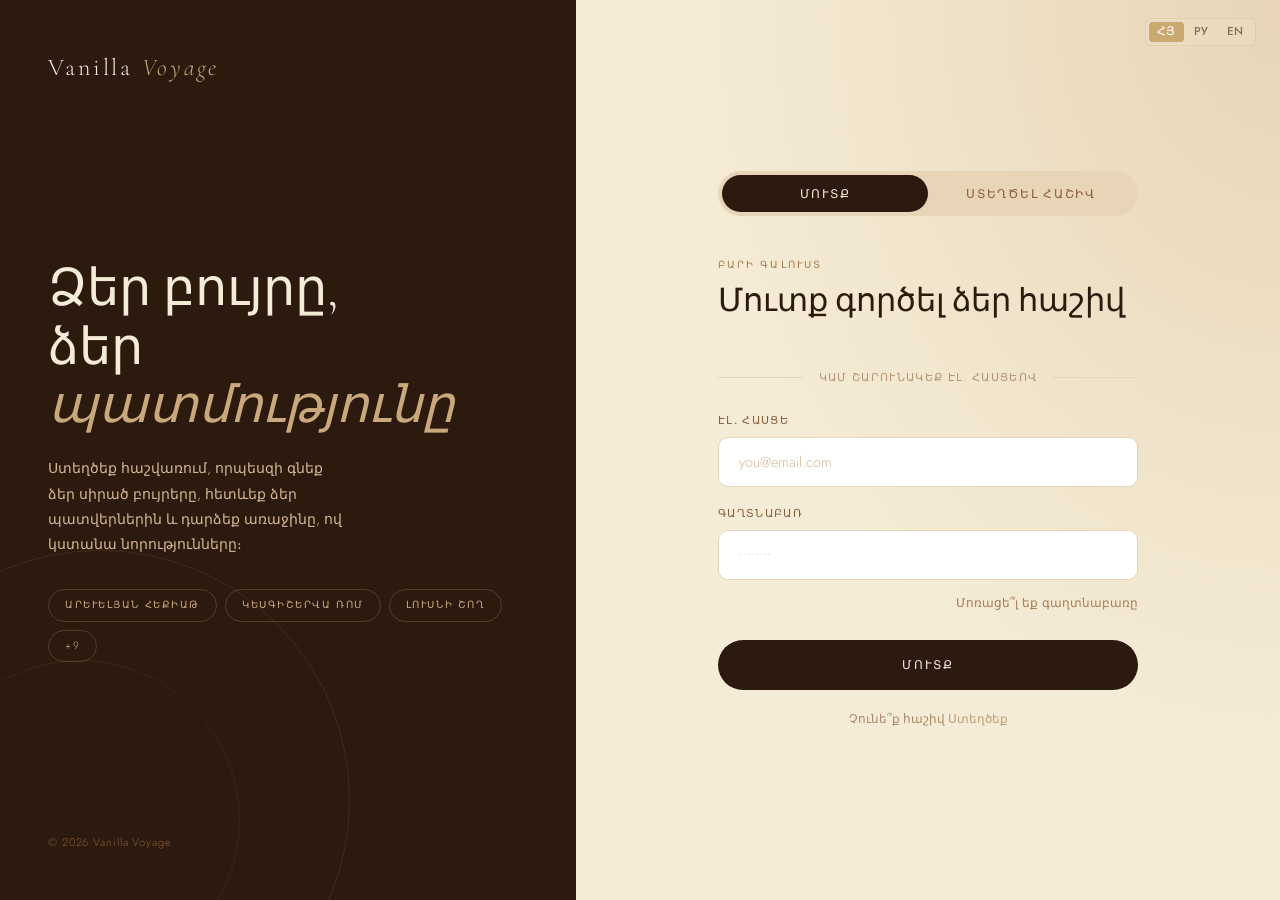
<file: shop/target/classes/static/login.html>
<!DOCTYPE html>
<html lang="hy">
<head>
  <meta charset="UTF-8" />
  <meta name="viewport" content="width=device-width, initial-scale=1.0" />
  <title>Vanilla Voyage — Sign In</title>
  <!-- Google Identity Services -->
  <script src="https://accounts.google.com/gsi/client" async defer></script>
  <link href="https://fonts.googleapis.com/css2?family=Cormorant+Garamond:ital,wght@0,300;0,400;0,500;1,300;1,400&family=Jost:wght@300;400;500&display=swap" rel="stylesheet" />
  <link rel="stylesheet" href="css/login-style.css" />
  <link rel="stylesheet" href="css/style.css" />
  <link rel="icon" type="image/x-icon" href="./img/Logo.png">
  <style>
    .login-lang {
      position: fixed; top: 18px; right: 24px; z-index: 100;
    }
  </style>
</head>
<body>

  <!-- Language switcher fixed top-right -->
  <div class="login-lang">
    <div class="lang-switcher">
      <button class="lang-btn active" data-lang="hy" onclick="I18N.set('hy')">ՀՅ</button>
      <button class="lang-btn" data-lang="ru" onclick="I18N.set('ru')">РУ</button>
      <button class="lang-btn" data-lang="en" onclick="I18N.set('en')">EN</button>
    </div>
  </div>

  <!-- LEFT PANEL -->
  <div class="left-panel">
    <a href="index.html" class="left-logo">Vanilla <span>Voyage</span></a>
    <div class="left-content">
      <h2 data-i18n="login_left_h2">Ձեր բույրը,<br>ձեր <em>պատմությունը</em></h2>
      <p data-i18n="login_left_p">Ստեղծեք հաշվառում, որպեսզի գնեք ձեր սիրած բույրերը, հետևեք ձեր պատվերներին և դարձեք առաջինը, ով կստանա նորությունները։</p>
      <div class="scent-tags">
        <span class="scent-tag" data-i18n="p2_name">Արևելյան Հեքիաթ</span>
        <span class="scent-tag" data-i18n="p1_name">Կեսգիշերվա Ռոմ</span>
        <span class="scent-tag" data-i18n="p3_name">Լուսնի Շող</span>
        <span class="scent-tag">+9</span>
      </div>
    </div>
    <div class="left-footer">© 2026 Vanilla Voyage</div>
  </div>

  <!-- RIGHT PANEL -->
  <div class="right-panel">
    <div class="form-box">

      <div class="tabs">
        <button class="tab-btn active" onclick="switchTab('login')" data-i18n="login_tab1">Մուտք</button>
        <button class="tab-btn" onclick="switchTab('register')" data-i18n="login_tab2">Ստեղծել հաշիվ</button>
      </div>

      <!-- LOGIN -->
      <div class="form-panel active" id="panel-login">
        <div class="form-header">
          <p class="eyebrow" data-i18n="login_eyebrow1">Բարի գալուստ</p>
          <h3 data-i18n="login_h3_1">Մուտք գործել ձեր հաշիվ</h3>
        </div>
        <!-- Real Google Sign-In button rendered by GIS -->
        <div id="g_id_onload"
             data-client_id="YOUR_GOOGLE_CLIENT_ID"
             data-callback="handleGoogleCredential"
             data-auto_select="false"
             data-cancel_on_tap_outside="true">
        </div>
        <div id="google-btn-login" style="display:flex;justify-content:center;margin-bottom:1rem;"></div>
        <div class="divider"><span data-i18n="login_or">կամ շարունակեք էլ. հասցեով</span></div>
        <div class="field">
          <label data-i18n="login_email">Էլ. հասցե</label>
          <input type="email" id="login-email" placeholder="you@email.com" />
        </div>
        <div class="field">
          <label data-i18n="login_password">Գաղտնաբառ</label>
          <input type="password" id="login-password" placeholder="••••••••" />
        </div>
        <div class="forgot"><a href="index.html#newsletter" data-i18n="login_forgot">Մոռացե՞լ եք գաղտնաբառը</a></div>
        <button class="btn-submit" onclick="login()" data-i18n="login_btn">Մուտք</button>
        <p class="terms">
          <span data-i18n="login_no_acc">Չունե՞ք հաշիվ</span>
          <a href="#" onclick="switchTab('register'); return false;" data-i18n="login_create">Ստեղծեք</a>
        </p>
      </div>

      <!-- REGISTER -->
      <div class="form-panel" id="panel-register">
        <div class="form-header">
          <p class="eyebrow" data-i18n="reg_eyebrow">Միացեք մեզ</p>
          <h3 data-i18n="reg_h3">Ստեղծեք ձեր հաշիվը</h3>
        </div>
        <!-- Real Google Sign-In button for registration (same GIS flow) -->
        <div id="google-btn-register" style="display:flex;justify-content:center;margin-bottom:1rem;"></div>
        <div class="divider"><span data-i18n="reg_or">կամ ստեղծեք հաշիվ էլ. հասցեով</span></div>
        <div class="field-row">
          <div class="field">
            <label data-i18n="reg_firstname">Անուն</label>
            <input type="text" placeholder="Petros" />
          </div>
          <div class="field">
            <label data-i18n="reg_lastname">Ազգանուն</label>
            <input type="text" placeholder="Petrosyan" />
          </div>
        </div>
        <div class="field">
          <label data-i18n="login_email">Էլ. հասցե</label>
          <input type="email" id="reg-email" placeholder="you@email.com" />
        </div>
        <div class="field">
          <label data-i18n="login_password">Գաղտնաբառ</label>
          <input type="password" id="reg-password" placeholder="Minimum 8 characters" />
        </div>
        <button class="btn-submit" onclick="register()" data-i18n="reg_btn">Ստեղծել հաշիվ</button>
        <p class="terms">
          <span data-i18n="reg_terms">Ստեղծելով հաշիվ՝ դուք ընդունում եք մեր</span>
          <a href="terms&amp;conditions.html" data-i18n="reg_terms_link1">Ծառայությունների պայմանները</a>
          <span data-i18n="reg_and">և</span>
          <a href="terms&amp;conditions.html" data-i18n="reg_terms_link2">Գաղտնիության քաղաքականությունը</a>.<br>
          <span data-i18n="reg_have_acc">Արդեն ունե՞ք հաշիվ</span>
          <a href="#" onclick="switchTab('login'); return false;" data-i18n="reg_login">Մուտք գործել</a>
        </p>
      </div>

    </div>
  </div>

  <script src="i18n.js"></script>
  <script src="script.js"></script>
</body>
</html>
</file>
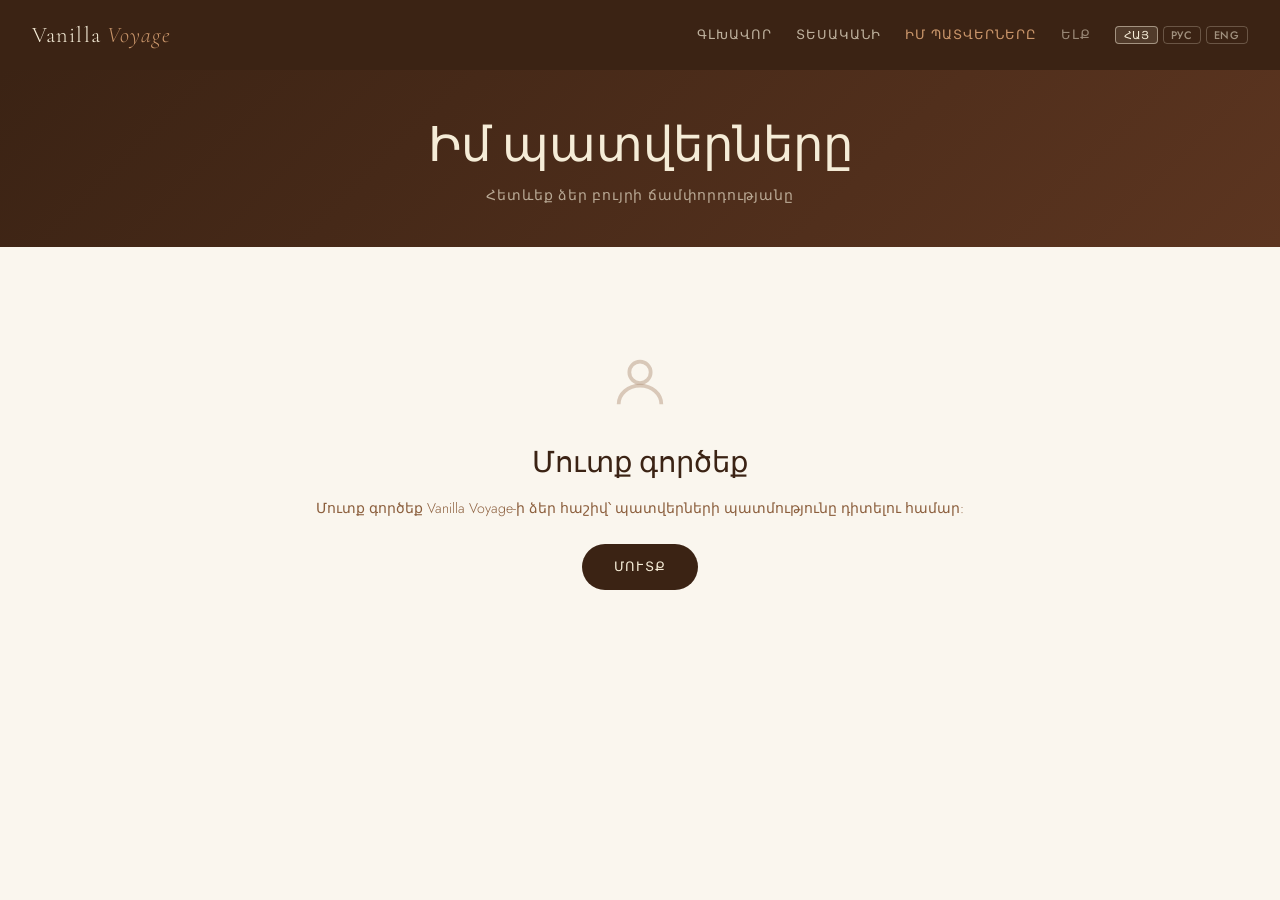
<file: shop/target/classes/static/orders.html>
<!DOCTYPE html>
<html lang="hy">
<head>
  <meta charset="UTF-8" />
  <meta name="viewport" content="width=device-width, initial-scale=1.0" />
  <title>Vanilla Voyage — My Orders</title>
  <link href="https://fonts.googleapis.com/css2?family=Cormorant+Garamond:ital,wght@0,300;0,400;0,500;1,300;1,400&family=Jost:wght@300;400;500&display=swap" rel="stylesheet" />
  <link rel="stylesheet" href="css/style.css" />
  <link rel="icon" type="image/x-icon" href="./img/Logo.png">
  <style>
    :root {
      --espresso: #3b2314;
      --mocha:    #8b5e3c;
      --caramel:  #c9956a;
      --honey:    #d4a84b;
      --cream:    #f5ecd7;
      --parchment:#faf6ee;
      --font-display: 'Cormorant Garamond', serif;
      --font-body:    'Jost', sans-serif;
    }

    * { box-sizing: border-box; margin: 0; padding: 0; }
    body {
      font-family: var(--font-body);
      background: var(--parchment);
      color: var(--espresso);
      min-height: 100vh;
    }

    /* ── Nav ── */
    .orders-nav {
      position: static;         /* override global nav { position: fixed } from style.css */
      background: var(--espresso);
      padding: 1rem 2rem;
      display: flex;
      align-items: center;
      justify-content: space-between;
      gap: 1rem;
      flex-wrap: wrap;
      width: 100%;
    }
    .orders-nav-logo {
      font-family: var(--font-display);
      font-size: 1.4rem;
      color: var(--cream);
      text-decoration: none;
      letter-spacing: 0.05em;
    }
    .orders-nav-logo span { color: var(--caramel); font-style: italic; }
    .orders-nav-right { display: flex; align-items: center; gap: 1.5rem; flex-wrap: wrap; }
    .orders-nav-links { display: flex; gap: 1.5rem; align-items: center; }
    .orders-nav-links a {
      color: rgba(245,236,215,0.7);
      text-decoration: none;
      font-size: 0.8rem;
      letter-spacing: 0.08em;
      text-transform: uppercase;
      transition: color 0.2s;
    }
    .orders-nav-links a:hover { color: var(--cream); }
    .orders-nav-links a.active { color: var(--caramel); }

    /* Language switcher */
    .nav-lang { display: flex; gap: 0.3rem; }
    .nav-lang button {
      background: none;
      border: 1px solid rgba(245,236,215,0.25);
      color: rgba(245,236,215,0.55);
      border-radius: 4px;
      padding: 0.15rem 0.45rem;
      font-size: 0.68rem;
      letter-spacing: 0.06em;
      cursor: pointer;
      transition: all 0.2s;
      font-family: var(--font-body);
    }
    .nav-lang button:hover { color: var(--cream); border-color: rgba(245,236,215,0.5); }
    .nav-lang button.active { background: rgba(245,236,215,0.12); color: var(--cream); border-color: rgba(245,236,215,0.5); }

    /* ── Hero ── */
    .orders-hero {
      background: linear-gradient(135deg, var(--espresso) 0%, #5c3520 100%);
      padding: 3rem 2rem 2.5rem;
      text-align: center;
      color: var(--cream);
    }
    .orders-hero h1 {
      font-family: var(--font-display);
      font-size: clamp(2rem, 5vw, 3rem);
      font-weight: 400;
      margin-bottom: 0.5rem;
    }
    .orders-hero p {
      color: rgba(245,236,215,0.65);
      font-size: 0.85rem;
      letter-spacing: 0.06em;
    }
    .orders-hero .user-badge {
      display: inline-flex;
      align-items: center;
      gap: 0.5rem;
      background: rgba(245,236,215,0.1);
      border: 1px solid rgba(245,236,215,0.2);
      border-radius: 100px;
      padding: 0.4rem 1rem;
      font-size: 0.8rem;
      margin-top: 1rem;
      color: var(--cream);
    }
    .user-badge-dot {
      width: 8px; height: 8px;
      border-radius: 50%;
      background: #7ecb8d;
    }

    /* ── Main ── */
    .orders-main {
      max-width: 860px;
      margin: 0 auto;
      padding: 2.5rem 1.5rem 4rem;
    }

    /* ── States ── */
    .orders-loading, .orders-empty, .orders-login-prompt {
      text-align: center;
      padding: 4rem 2rem;
    }
    .orders-loading .spinner {
      width: 40px; height: 40px;
      border-radius: 50%;
      border: 3px solid rgba(139,94,60,0.2);
      border-top-color: var(--caramel);
      animation: spin 0.8s linear infinite;
      margin: 0 auto 1.5rem;
    }
    @keyframes spin { to { transform: rotate(360deg); } }
    .orders-empty svg, .orders-login-prompt svg {
      width: 64px; height: 64px;
      stroke: rgba(139,94,60,0.3);
      margin: 0 auto 1.5rem;
      display: block;
    }
    .state-title {
      font-family: var(--font-display);
      font-size: 1.8rem;
      color: var(--espresso);
      margin-bottom: 0.6rem;
    }
    .state-sub {
      font-size: 0.88rem;
      color: var(--mocha);
      line-height: 1.6;
      margin-bottom: 1.5rem;
    }
    .btn-primary {
      background: var(--espresso);
      color: var(--cream);
      border: none;
      padding: 0.75rem 2rem;
      border-radius: 100px;
      font-family: var(--font-body);
      font-size: 0.82rem;
      letter-spacing: 0.08em;
      text-transform: uppercase;
      cursor: pointer;
      text-decoration: none;
      display: inline-block;
      transition: background 0.2s;
    }
    .btn-primary:hover { background: var(--mocha); }

    /* ── Order cards ── */
    .orders-list { display: flex; flex-direction: column; gap: 1.2rem; }

    .order-card {
      background: #fff;
      border-radius: 16px;
      border: 1px solid rgba(139,94,60,0.12);
      overflow: hidden;
      transition: box-shadow 0.2s;
    }
    .order-card:hover { box-shadow: 0 8px 32px rgba(59,35,20,0.08); }

    .order-card-header {
      display: flex;
      align-items: center;
      justify-content: space-between;
      padding: 1.1rem 1.4rem;
      border-bottom: 1px solid rgba(139,94,60,0.08);
      gap: 1rem;
      flex-wrap: wrap;
    }
    .order-id {
      font-family: var(--font-display);
      font-size: 1.1rem;
      color: var(--espresso);
    }
    .order-meta {
      display: flex;
      gap: 1.2rem;
      align-items: center;
      flex-wrap: wrap;
    }
    .order-date {
      font-size: 0.75rem;
      color: var(--mocha);
      letter-spacing: 0.05em;
    }
    .order-total {
      font-size: 0.95rem;
      font-weight: 500;
      color: var(--espresso);
    }

    /* Status badge */
    .status-badge {
      display: inline-flex;
      align-items: center;
      gap: 0.4rem;
      padding: 0.3rem 0.85rem;
      border-radius: 100px;
      font-size: 0.68rem;
      letter-spacing: 0.08em;
      text-transform: uppercase;
      font-weight: 500;
    }
    .status-badge::before {
      content: '';
      width: 6px; height: 6px;
      border-radius: 50%;
      background: currentColor;
    }
    .status-PENDING    { background: #fff8e7; color: #b8860b; }
    .status-PROCESSING { background: #e8f0fe; color: #3367d6; }
    .status-SHIPPED    { background: #e6f4ea; color: #2e7d32; }
    .status-DELIVERED  { background: #f3e5f5; color: #7b1fa2; }

    /* Tracker */
    .order-tracker {
      padding: 1.2rem 1.4rem 0.4rem;
    }
    .tracker-steps {
      display: flex;
      align-items: flex-start;
      justify-content: space-between;
      position: relative;
      margin-bottom: 0.6rem;
    }
    .tracker-steps::before {
      content: '';
      position: absolute;
      top: 11px; left: 11px; right: 11px;
      height: 2px;
      background: rgba(139,94,60,0.15);
      z-index: 0;
    }
    .tracker-progress {
      position: absolute;
      top: 11px; left: 11px;
      height: 2px;
      background: linear-gradient(to right, var(--espresso), var(--caramel));
      z-index: 1;
      transition: width 0.6s ease;
    }
    .tracker-step {
      display: flex;
      flex-direction: column;
      align-items: center;
      gap: 0.4rem;
      flex: 1;
      position: relative;
      z-index: 2;
    }
    .tracker-dot {
      width: 22px; height: 22px;
      border-radius: 50%;
      border: 2px solid rgba(139,94,60,0.2);
      background: #fff;
      display: flex; align-items: center; justify-content: center;
      transition: all 0.3s;
    }
    .tracker-dot.done {
      background: var(--espresso);
      border-color: var(--espresso);
    }
    .tracker-dot.done svg { display: block; }
    .tracker-dot svg {
      width: 12px; height: 12px;
      stroke: var(--cream);
      display: none;
    }
    .tracker-dot.current {
      border-color: var(--caramel);
      box-shadow: 0 0 0 3px rgba(201,149,106,0.2);
    }
    .tracker-dot.current::after {
      content: '';
      width: 8px; height: 8px;
      border-radius: 50%;
      background: var(--caramel);
    }
    .tracker-label {
      font-size: 0.62rem;
      letter-spacing: 0.06em;
      text-transform: uppercase;
      color: var(--mocha);
      text-align: center;
      line-height: 1.3;
    }
    .tracker-label.active { color: var(--espresso); font-weight: 500; }

    /* Shipping info */
    .order-shipping {
      padding: 0.8rem 1.4rem 1rem;
      display: flex;
      gap: 2rem;
      flex-wrap: wrap;
      border-top: 1px solid rgba(139,94,60,0.08);
      margin-top: 0.4rem;
    }
    .shipping-field { flex: 1; min-width: 140px; }
    .shipping-field-label {
      font-size: 0.62rem;
      letter-spacing: 0.1em;
      text-transform: uppercase;
      color: var(--mocha);
      margin-bottom: 0.2rem;
    }
    .shipping-field-value { font-size: 0.85rem; color: var(--espresso); }

    /* Items */
    .order-items-toggle {
      padding: 0.5rem 1.4rem 1rem;
    }
    .toggle-btn {
      background: none;
      border: none;
      cursor: pointer;
      font-size: 0.75rem;
      color: var(--mocha);
      letter-spacing: 0.06em;
      display: flex;
      align-items: center;
      gap: 0.4rem;
      padding: 0;
      transition: color 0.2s;
      font-family: var(--font-body);
    }
    .toggle-btn:hover { color: var(--espresso); }
    .toggle-arrow { transition: transform 0.2s; display: inline-block; }
    .toggle-arrow.open { transform: rotate(180deg); }

    .order-items-list {
      padding: 0 1.4rem 1.2rem;
      display: none;
    }
    .order-items-list.open { display: block; }
    .order-item-row {
      display: flex;
      align-items: center;
      justify-content: space-between;
      padding: 0.55rem 0;
      border-bottom: 1px solid rgba(139,94,60,0.07);
      gap: 1rem;
    }
    .order-item-row:last-child { border-bottom: none; }
    .order-item-name { font-size: 0.87rem; color: var(--espresso); }
    .order-item-qty  { font-size: 0.78rem; color: var(--mocha); }
    .order-item-price{ font-size: 0.87rem; color: var(--espresso); font-weight: 500; }

    @media (max-width: 600px) {
      .order-card-header { flex-direction: column; align-items: flex-start; }
      .orders-hero { padding: 2rem 1rem 1.8rem; }
      .orders-main { padding: 1.5rem 1rem 3rem; }
      .orders-nav { padding: 0.8rem 1rem; }
    }
  </style>
</head>
<body>

  <!-- Nav -->
  <nav class="orders-nav">
    <a href="index.html" class="orders-nav-logo">Vanilla <span>Voyage</span></a>
    <div class="orders-nav-right">
      <div class="orders-nav-links">
        <a href="index.html" data-i18n="nav_home">Գլխավոր</a>
        <a href="collection.html" data-i18n="nav_collection">Տեսականի</a>
        <a href="orders.html" class="active" data-i18n="orders_nav_my_orders">Իմ պատվերները</a>
        <a href="#" onclick="logout(); return false;" id="logoutLink" data-i18n="orders_nav_signout" style="color:rgba(245,236,215,0.5)">Ելք</a>
      </div>
      <div class="nav-lang">
        <button class="lang-btn" data-lang="hy" onclick="I18N.set('hy')">ՀԱՅ</button>
        <button class="lang-btn" data-lang="ru" onclick="I18N.set('ru')">РУС</button>
        <button class="lang-btn" data-lang="en" onclick="I18N.set('en')">ENG</button>
      </div>
    </div>
  </nav>

  <!-- Hero -->
  <div class="orders-hero">
    <h1 data-i18n="orders_title">Իմ պատվերները</h1>
    <p data-i18n="orders_subtitle">Հետևեք ձեր բույրի ճամփորդությանը</p>
    <div class="user-badge" id="userBadge" style="display:none;">
      <span class="user-badge-dot"></span>
      <span id="userBadgeEmail"></span>
    </div>
  </div>

  <!-- Main -->
  <main class="orders-main" id="ordersMain">

    <div class="orders-loading" id="ordersLoading">
      <div class="spinner"></div>
      <p style="color:var(--mocha);font-size:0.85rem;" data-i18n="orders_loading">Բեռնվում է…</p>
    </div>

    <div class="orders-login-prompt" id="ordersLoginPrompt" style="display:none;">
      <svg viewBox="0 0 24 24" fill="none" stroke="currentColor" stroke-width="1.4">
        <circle cx="12" cy="8" r="4"/><path d="M4 20c0-4 3.6-7 8-7s8 3 8 7"/>
      </svg>
      <p class="state-title" data-i18n="orders_login_title">Մուտք գործեք</p>
      <p class="state-sub" data-i18n="orders_login_sub">Մուտք գործեք Vanilla Voyage-ի ձեր հաշիվ՝ պատվերները դիտելու համար:</p>
      <a href="login.html" class="btn-primary" data-i18n="login_btn">Մուտք</a>
    </div>

    <div class="orders-empty" id="ordersEmpty" style="display:none;">
      <svg viewBox="0 0 24 24" fill="none" stroke="currentColor" stroke-width="1.4">
        <path d="M6 6h15l-1.5 9h-12z"/><path d="M6 6 5 2H2"/>
        <circle cx="9" cy="20" r="1.4"/><circle cx="18" cy="20" r="1.4"/>
      </svg>
      <p class="state-title" data-i18n="orders_empty_title">Պատվերներ չկան</p>
      <p class="state-sub" data-i18n="orders_empty_sub">Դուք դեռ չեք կատարել ոչ մի պատվեր։ Ծանոթացեք մեր բույրերի հավաքածուին:</p>
      <a href="collection.html" class="btn-primary" data-i18n="nav_collection">Տեսականի</a>
    </div>

    <div class="orders-list" id="ordersList" style="display:none;"></div>

  </main>

  <script src="i18n.js"></script>
  <script>
    // ── Orders-specific i18n additions ───────────────
    const ORDERS_EXTRA = {
      hy: {
        nav_home:              "Գլխավոր",
        orders_nav_my_orders:  "Իմ պատվերները",
        orders_nav_signout:    "Ելք",
        orders_title:          "Իմ պատվերները",
        orders_subtitle:       "Հետևեք ձեր բույրի ճամփորդությանը",
        orders_loading:        "Բեռնվում է…",
        orders_login_title:    "Մուտք գործեք",
        orders_login_sub:      "Մուտք գործեք Vanilla Voyage-ի ձեր հաշիվ՝ պատվերների պատմությունը դիտելու համար:",
        orders_empty_title:    "Պատվերներ չկան",
        orders_empty_sub:      "Դուք դեռ չեք կատարել ոչ մի պատվեր: Ծանոթացեք մեր բույրերի հավաքածուին:",
        orders_order_prefix:   "Պատվեր #",
        orders_label_customer: "Հաճախորդ",
        orders_label_phone:    "Հեռախոս",
        orders_label_address:  "Հասցե",
        orders_show_items:     "Ապրանքները",
        orders_hide_items:     "Թաքցնել",
        orders_status_PENDING:    "Ընդունված",
        orders_status_PROCESSING: "Մշակվում է",
        orders_status_SHIPPED:    "Ուղարկված",
        orders_status_DELIVERED:  "Հասցված",
      },
      ru: {
        nav_home:              "Главная",
        orders_nav_my_orders:  "Мои заказы",
        orders_nav_signout:    "Выйти",
        orders_title:          "Мои заказы",
        orders_subtitle:       "Отслеживайте путешествие вашего аромата",
        orders_loading:        "Загрузка…",
        orders_login_title:    "Войдите в аккаунт",
        orders_login_sub:      "Войдите в свой аккаунт Vanilla Voyage, чтобы просматривать историю заказов.",
        orders_empty_title:    "Заказов пока нет",
        orders_empty_sub:      "Вы ещё не сделали ни одного заказа. Ознакомьтесь с нашей коллекцией ароматов.",
        orders_order_prefix:   "Заказ #",
        orders_label_customer: "Клиент",
        orders_label_phone:    "Телефон",
        orders_label_address:  "Адрес доставки",
        orders_show_items:     "Товары",
        orders_hide_items:     "Скрыть",
        orders_status_PENDING:    "Принят",
        orders_status_PROCESSING: "Обрабатывается",
        orders_status_SHIPPED:    "Отправлен",
        orders_status_DELIVERED:  "Доставлен",
      },
      en: {
        nav_home:              "Home",
        orders_nav_my_orders:  "My Orders",
        orders_nav_signout:    "Sign Out",
        orders_title:          "My Orders",
        orders_subtitle:       "Track your fragrance journey",
        orders_loading:        "Loading…",
        orders_login_title:    "Sign In to Track Orders",
        orders_login_sub:      "Log into your Vanilla Voyage account to view and track your order history.",
        orders_empty_title:    "No Orders Yet",
        orders_empty_sub:      "You haven't placed any orders. Explore our fragrance collection.",
        orders_order_prefix:   "Order #",
        orders_label_customer: "Customer",
        orders_label_phone:    "Phone",
        orders_label_address:  "Delivery address",
        orders_show_items:     "Items",
        orders_hide_items:     "Hide",
        orders_status_PENDING:    "Order Placed",
        orders_status_PROCESSING: "Processing",
        orders_status_SHIPPED:    "Shipped",
        orders_status_DELIVERED:  "Delivered",
      }
    };

    // Merge extra keys into I18N so data-i18n works
    ['hy','ru','en'].forEach(lang => {
      Object.assign(TRANSLATIONS[lang], ORDERS_EXTRA[lang]);
    });

    // Helper: get translated string for current lang
    function ot(key) { return I18N.t(key); }

    // ── Helpers ────────────────────────────────────
    const STATUSES = ['PENDING', 'PROCESSING', 'SHIPPED', 'DELIVERED'];

    function formatAMD(n) {
      return Math.round(n).toLocaleString('en-US') + ' AMD';
    }

    function formatDate(iso) {
      if (!iso) return '—';
      const d = new Date(iso);
      const lang = I18N.current;
      const locale = lang === 'hy' ? 'hy-AM' : lang === 'ru' ? 'ru-RU' : 'en-GB';
      return d.toLocaleDateString(locale, { day: 'numeric', month: 'short', year: 'numeric' });
    }

    function trackerProgressWidth(status) {
      const idx = STATUSES.indexOf(status);
      if (idx <= 0) return '0%';
      const pct = (idx / (STATUSES.length - 1)) * 100;
      return `calc(${pct}% - 22px)`;
    }

    // ── Render ─────────────────────────────────────
    function renderOrders(orders) {
      const list = document.getElementById('ordersList');
      if (!orders || orders.length === 0) {
        document.getElementById('ordersEmpty').style.display = '';
        I18N.apply();
        return;
      }
      list.style.display = 'flex';

      list.innerHTML = orders.map(order => {
        const status = order.status || 'PENDING';
        const statusIdx = STATUSES.indexOf(status);
        const statusLabel = ot('orders_status_' + status) || status;

        const trackerSteps = STATUSES.map((s, i) => {
          let dotClass = '';
          if (i < statusIdx) dotClass = 'done';
          else if (i === statusIdx) dotClass = 'current';
          const labelClass = i === statusIdx ? 'active' : '';
          const sLabel = ot('orders_status_' + s) || s;
          return `
            <div class="tracker-step">
              <div class="tracker-dot ${dotClass}">
                <svg viewBox="0 0 24 24" fill="none" stroke="currentColor" stroke-width="3" stroke-linecap="round" stroke-linejoin="round">
                  <polyline points="20 6 9 17 4 12"/>
                </svg>
              </div>
              <span class="tracker-label ${labelClass}">${sLabel}</span>
            </div>
          `;
        }).join('');

        const items = (order.items || []).map(it => `
          <div class="order-item-row">
            <span class="order-item-name">${it.product?.name || 'Product'}</span>
            <span class="order-item-qty">× ${it.quantity}</span>
            <span class="order-item-price">${formatAMD(it.priceAtPurchase * it.quantity)}</span>
          </div>
        `).join('');

        const shippingRows = [
          { label: ot('orders_label_customer'), val: order.fullName },
          { label: ot('orders_label_phone'),    val: order.phone },
          { label: ot('orders_label_address'),  val: [order.address, order.city, order.postalCode].filter(Boolean).join(', ') },
        ].filter(r => r.val).map(r => `
          <div class="shipping-field">
            <div class="shipping-field-label">${r.label}</div>
            <div class="shipping-field-value">${r.val}</div>
          </div>
        `).join('');

        const itemCount = order.items?.length || 0;

        return `
          <div class="order-card">
            <div class="order-card-header">
              <div class="order-id">${ot('orders_order_prefix')}${order.id}</div>
              <div class="order-meta">
                <span class="order-date">${formatDate(order.createdAt)}</span>
                <span class="order-total">${formatAMD(order.totalPrice)}</span>
                <span class="status-badge status-${status}">${statusLabel}</span>
              </div>
            </div>

            <div class="order-tracker">
              <div class="tracker-steps">
                <div class="tracker-progress" style="width:${trackerProgressWidth(status)}"></div>
                ${trackerSteps}
              </div>
            </div>

            ${shippingRows ? `<div class="order-shipping">${shippingRows}</div>` : ''}

            ${itemCount ? `
              <div class="order-items-toggle">
                <button class="toggle-btn" onclick="toggleItems(this)">
                  ${ot('orders_show_items')} (${itemCount}) <span class="toggle-arrow">▾</span>
                </button>
              </div>
              <div class="order-items-list">${items}</div>
            ` : ''}
          </div>
        `;
      }).join('');
    }

    function toggleItems(btn) {
      const arrow = btn.querySelector('.toggle-arrow');
      const listEl = btn.closest('.order-card').querySelector('.order-items-list');
      if (!listEl) return;
      const open = listEl.classList.toggle('open');
      arrow.classList.toggle('open', open);
      const count = listEl.children.length;
      btn.innerHTML = `${open ? ot('orders_hide_items') : ot('orders_show_items')} (${count}) <span class="toggle-arrow ${open ? 'open' : ''}">▾</span>`;
    }

    function logout() {
      localStorage.removeItem('userId');
      localStorage.removeItem('userEmail');
      localStorage.removeItem('userName');
      window.location.href = 'login.html';
    }

    // Re-render on language change so order labels update
    const _origSet = I18N.set.bind(I18N);
    I18N.set = function(lang) {
      _origSet(lang);
      const list = document.getElementById('ordersList');
      if (list && list.style.display !== 'none' && list.innerHTML.trim()) {
        // re-fetch and re-render with new language
        loadOrders();
      }
    };

    // ── Load ───────────────────────────────────────
    let _cachedOrders = null;

    async function loadOrders() {
      const userId    = localStorage.getItem('userId');
      const userEmail = localStorage.getItem('userEmail');

      document.getElementById('ordersLoading').style.display = '';
      document.getElementById('ordersLoginPrompt').style.display = 'none';
      document.getElementById('ordersEmpty').style.display = 'none';
      document.getElementById('ordersList').style.display = 'none';
      document.getElementById('ordersList').innerHTML = '';

      if (!userId) {
        document.getElementById('ordersLoading').style.display = 'none';
        document.getElementById('ordersLoginPrompt').style.display = '';
        I18N.apply();
        return;
      }

      const badge = document.getElementById('userBadge');
      const badgeEmail = document.getElementById('userBadgeEmail');
      if (badge && badgeEmail) {
        badgeEmail.textContent = userEmail || 'Signed in';
        badge.style.display = 'inline-flex';
      }

      // Use cache when only language changed
      if (_cachedOrders !== null) {
        document.getElementById('ordersLoading').style.display = 'none';
        renderOrders(_cachedOrders);
        return;
      }

      try {
        const res = await fetch('/api/cart/orders', {
          headers: { 'userId': userId }
        });

        document.getElementById('ordersLoading').style.display = 'none';

        if (res.ok) {
          const orders = await res.json();
          orders.sort((a, b) => new Date(b.createdAt) - new Date(a.createdAt));
          _cachedOrders = orders;
          renderOrders(orders);
        } else if (res.status === 401 || res.status === 403) {
          document.getElementById('ordersLoginPrompt').style.display = '';
          I18N.apply();
        } else {
          document.getElementById('ordersEmpty').style.display = '';
          I18N.apply();
        }
      } catch (e) {
        document.getElementById('ordersLoading').style.display = 'none';
        document.getElementById('ordersEmpty').style.display = '';
        I18N.apply();
      }
    }

    document.addEventListener('DOMContentLoaded', loadOrders);
  </script>
</body>
</html>
</file>
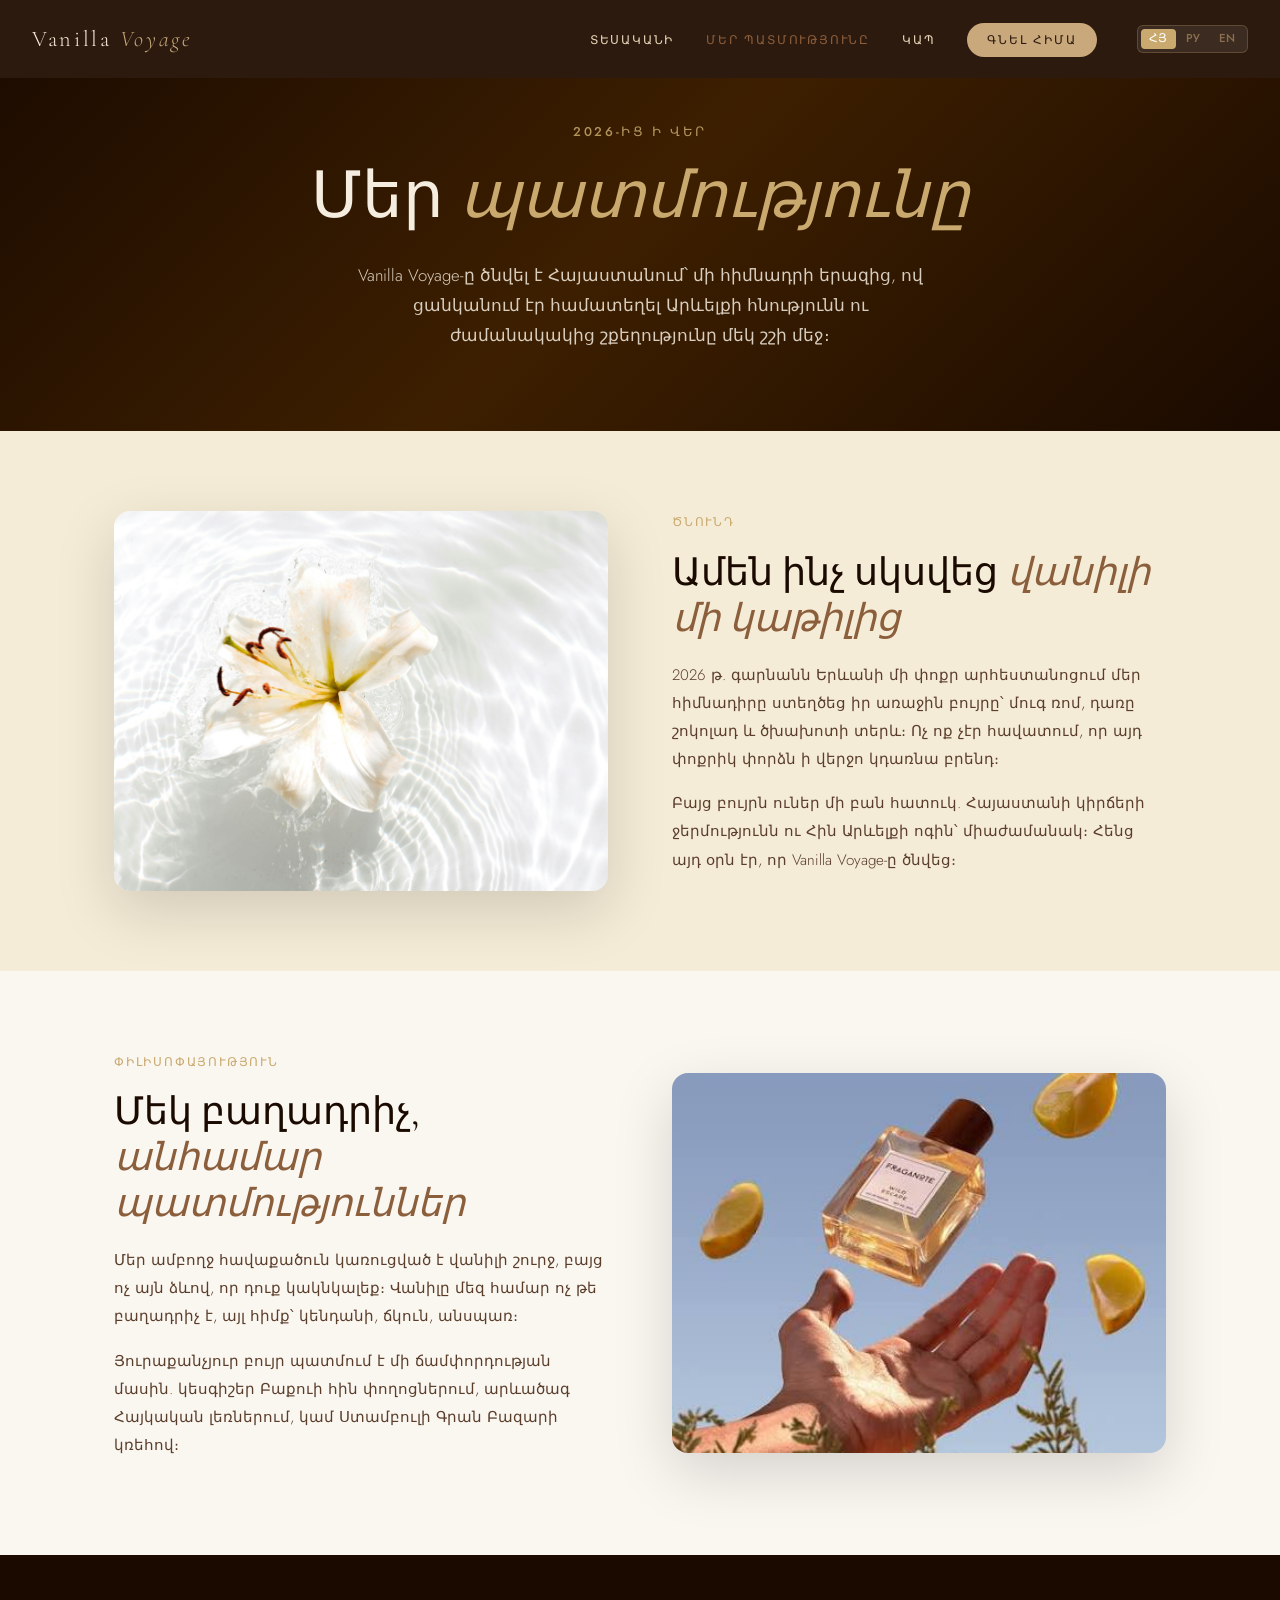
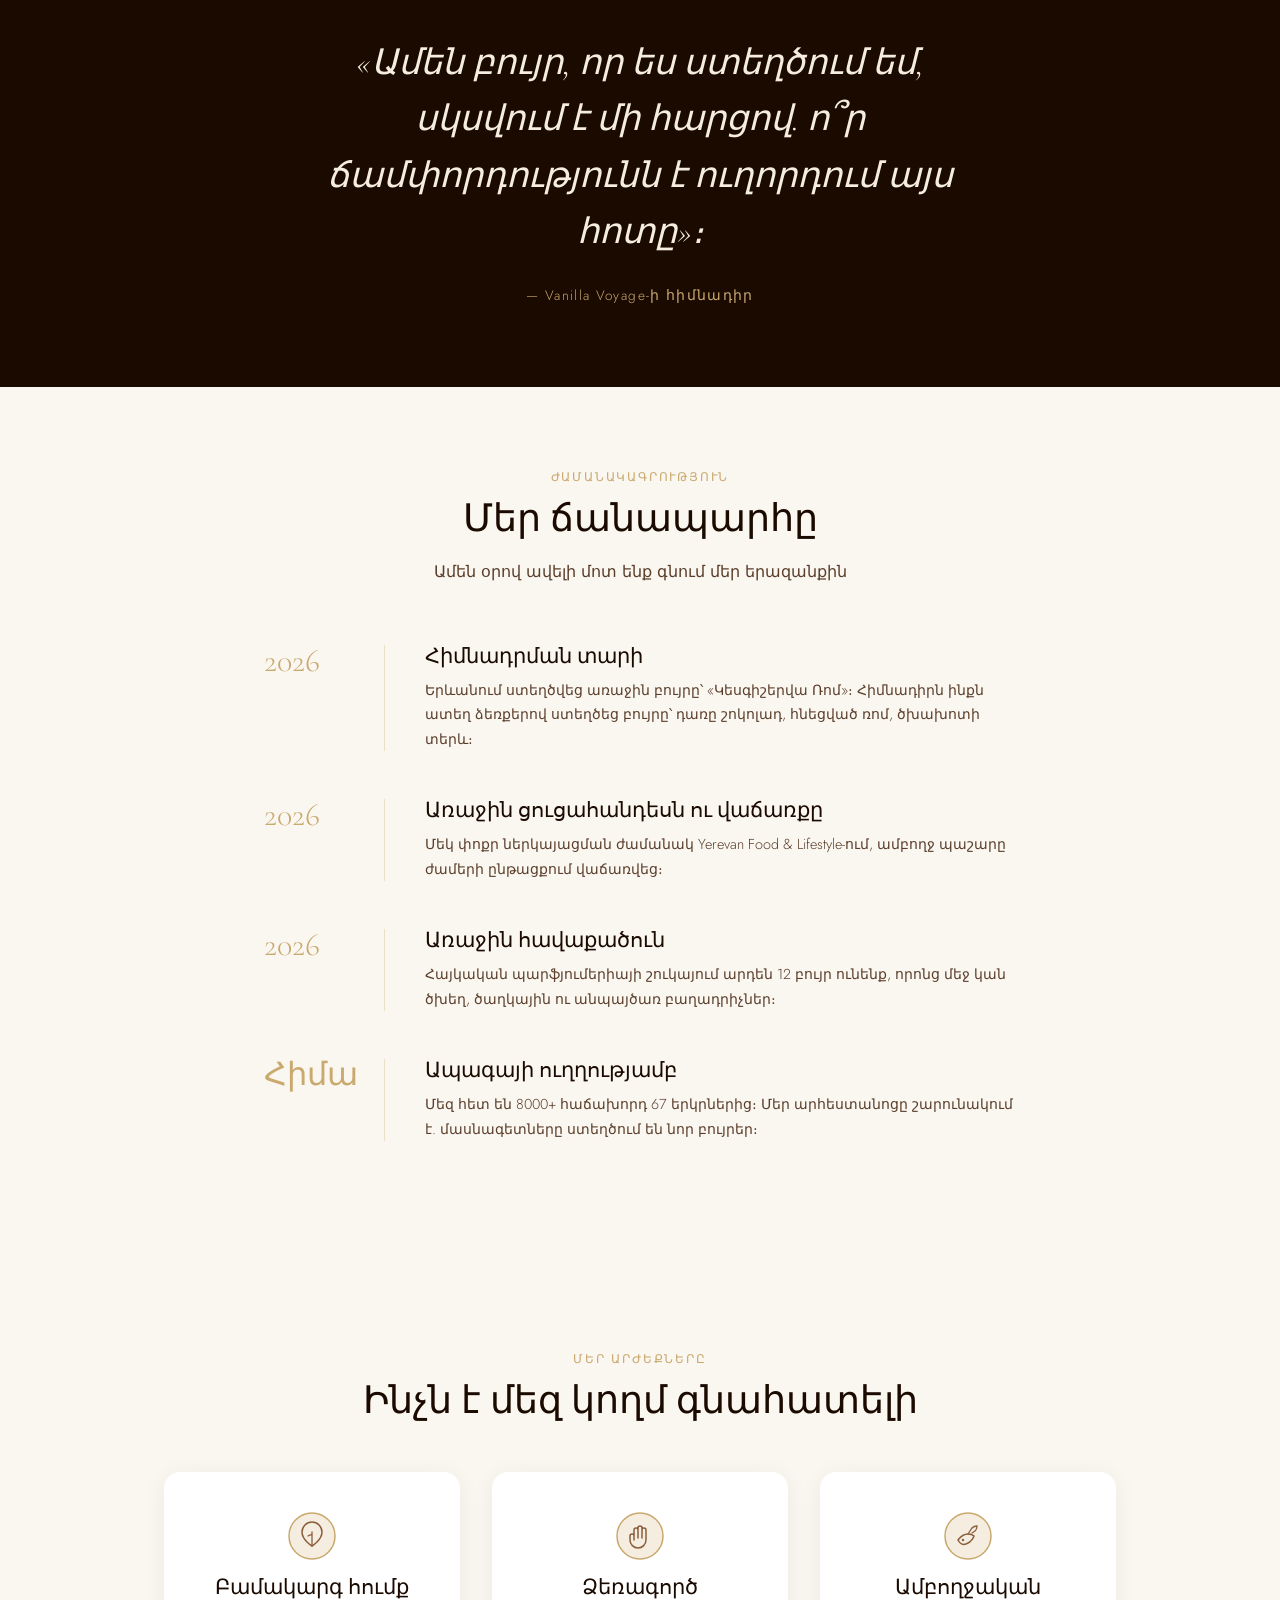
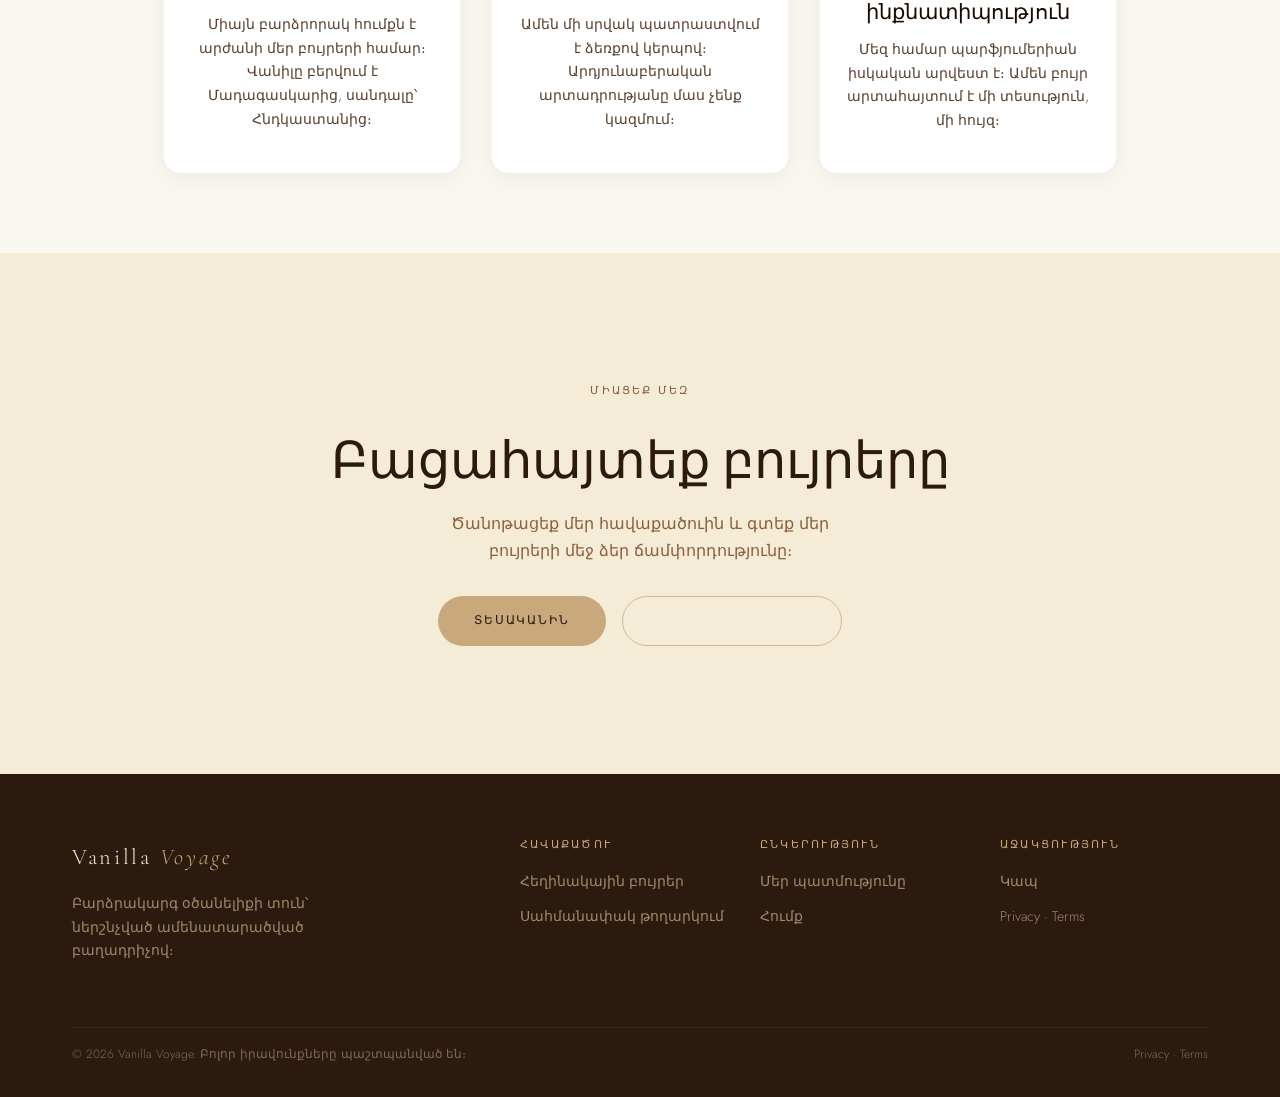
<file: shop/target/classes/static/our-story.html>
<!DOCTYPE html>
<html lang="hy">
<head>
  <meta charset="UTF-8" />
  <meta name="viewport" content="width=device-width, initial-scale=1.0" />
  <title>Vanilla Voyage — Our Story</title>
  <link href="https://fonts.googleapis.com/css2?family=Cormorant+Garamond:ital,wght@0,300;0,400;0,500;1,300;1,400&family=Jost:wght@300;400;500&display=swap" rel="stylesheet" />
  <link rel="stylesheet" href="css/style.css" />
  <link rel="icon" type="image/x-icon" href="./img/Logo.png">
  <style>
    .story-hero {
      background: linear-gradient(135deg, #1a0a00 0%, #3d1f00 50%, #1a0a00 100%);
      color: #f5ede0; padding: 120px 0 80px; text-align: center;
    }
    .story-hero .eyebrow { color: #c9a96e; letter-spacing: .2em; font-size: .8rem; text-transform: uppercase; margin-bottom: 1rem; }
    .story-hero h1 { font-family: 'Cormorant Garamond',serif; font-size: clamp(2.5rem,5vw,4rem); font-weight: 300; margin-bottom: 1.5rem; }
    .story-hero h1 em { font-style: italic; color: #c9a96e; }
    .story-hero p { max-width: 600px; margin: 0 auto; line-height: 1.8; opacity: .85; font-size: 1.05rem; }

    .story-section { padding: 80px 0; }
    .story-section:nth-child(even) { background: #faf6f0; }
    .story-block { display: grid; grid-template-columns: 1fr 1fr; gap: 64px; align-items: center; max-width: 1100px; margin: 0 auto; padding: 0 24px; }
    .story-block.reverse { direction: rtl; }
    .story-block.reverse > * { direction: ltr; }
    .story-img-placeholder { width: 100%; height: 380px; border-radius: 16px; background: linear-gradient(135deg,#3d1f00,#c9a96e); display: flex; align-items: center; justify-content: center; font-size: 4rem; box-shadow: 0 20px 60px rgba(0,0,0,.15); }
    .story-text .eyebrow { color: #c9a96e; letter-spacing: .15em; font-size: .75rem; text-transform: uppercase; margin-bottom: 1rem; }
    .story-text h2 { font-family: 'Cormorant Garamond',serif; font-size: clamp(1.8rem,3vw,2.6rem); font-weight: 400; color: #1a0a00; margin-bottom: 1.2rem; line-height: 1.2; }
    .story-text h2 em { font-style: italic; color: #8b5e3c; }
    .story-text p { color: #5a3e2b; line-height: 1.85; margin-bottom: 1rem; font-size: .95rem; }

    .timeline { max-width: 800px; margin: 60px auto 0; padding: 0 24px; }
    .timeline-item { display: flex; gap: 32px; margin-bottom: 48px; }
    .timeline-year { font-family: 'Cormorant Garamond',serif; font-size: 2rem; color: #c9a96e; font-weight: 300; min-width: 80px; line-height: 1; }
    .timeline-line { width: 1px; background: #c9a96e; opacity: .3; margin: 0 8px; }
    .timeline-content h3 { font-family: 'Cormorant Garamond',serif; font-size: 1.3rem; color: #1a0a00; margin-bottom: .5rem; }
    .timeline-content p { color: #5a3e2b; line-height: 1.7; font-size: .9rem; }

    .values-grid { display: grid; grid-template-columns: repeat(3,1fr); gap: 32px; max-width: 1000px; margin: 48px auto 0; padding: 0 24px; }
    .value-card { text-align: center; padding: 40px 24px; background: white; border-radius: 16px; box-shadow: 0 4px 24px rgba(0,0,0,.06); }
    .value-icon { font-size: 2.5rem; margin-bottom: 1rem; }
    .value-card h3 { font-family: 'Cormorant Garamond',serif; font-size: 1.3rem; color: #1a0a00; margin-bottom: .75rem; }
    .value-card p { color: #5a3e2b; font-size: .88rem; line-height: 1.7; }

    .story-quote { background: #1a0a00; color: #f5ede0; text-align: center; padding: 80px 24px; }
    .story-quote blockquote { font-family: 'Cormorant Garamond',serif; font-size: clamp(1.5rem,3vw,2.2rem); font-style: italic; max-width: 700px; margin: 0 auto; line-height: 1.6; }
    .story-quote cite { display: block; margin-top: 24px; font-style: normal; color: #c9a96e; font-size: .85rem; letter-spacing: .1em; }

    .section-center { text-align: center; max-width: 1000px; margin: 0 auto; padding: 0 24px; }
    .section-center h2 { font-family: 'Cormorant Garamond',serif; font-size: clamp(1.8rem,3vw,2.4rem); color: #1a0a00; margin-bottom: 1rem; }

    @media(max-width:768px) {
      .story-block { grid-template-columns: 1fr; gap: 32px; }
      .story-block.reverse { direction: ltr; }
      .values-grid { grid-template-columns: 1fr; }
    }
  </style>
</head>
<body>

  <nav>
    <div class="nav-logo"><a href="index.html" style="text-decoration:none;color:inherit;">Vanilla <span>Voyage</span></a></div>
    <ul class="nav-links">
      <li><a href="index.html#scents" data-i18n="nav_collection">Տեսականի</a></li>
      <li><a href="our-story.html" style="color:var(--mocha,#8b5e3c);font-weight:500;" data-i18n="nav_our_story">Մեր պատմությունը</a></li>
      <li><a href="index.html#newsletter" data-i18n="nav_contact">Կապ</a></li>
      <li><a href="login.html" class="nav-cta" data-i18n="nav_buy">Գնել հիմա</a></li>
      <li>
        <div class="lang-switcher">
          <button class="lang-btn active" data-lang="hy" onclick="I18N.set('hy')">ՀՅ</button>
          <button class="lang-btn" data-lang="ru" onclick="I18N.set('ru')">РУ</button>
          <button class="lang-btn" data-lang="en" onclick="I18N.set('en')">EN</button>
        </div>
      </li>
    </ul>
  </nav>

  <!-- HERO -->
  <section class="story-hero">
    <div class="container">
      <p class="eyebrow" data-i18n="story_eyebrow">2026-ից ի վեր</p>
      <h1 data-i18n="story_h1">Մեր <em>պատմությունը</em></h1>
      <p data-i18n="story_hero_p">Vanilla Voyage-ը ծնվել է Հայաստանում՝ մի հիմնադրի երազից, ով ցանկանում էր համատեղել Արևելքի հնությունն ու ժամանակակից շքեղությունը մեկ շշի մեջ։</p>
    </div>
  </section>

  <!-- FOUNDING -->
  <section class="story-section">
    <div class="story-block">
      <div class="story-img-wrap" style="width:100%;height:380px;border-radius:16px;overflow:hidden;box-shadow:0 20px 60px rgba(0,0,0,.15);">
        <img src="./img/evie-s-cmbbwn-2Ilw-unsplash.jpg"
             alt="Vanilla beans and botanicals in workshop"
             style="width:100%;height:100%;object-fit:cover;" />
      </div>
      <div class="story-text">
        <p class="eyebrow" data-i18n="story_s1_eyebrow">Ծնունդ</p>
        <h2 data-i18n="story_s1_h2">Ամեն ինչ սկսվեց <em>վանիլի մի կաթիլից</em></h2>
        <p data-i18n="story_s1_p1">2026 թ. գարնանն Երևանի մի փոքր արհեստանոցում մեր հիմնադիրը ստեղծեց իր առաջին բույրը՝ մուգ ռոմ, դառը շոկոլադ և ծխախոտի տերև։ Ոչ ոք չէր հավատում, որ այդ փոքրիկ փորձն ի վերջո կդառնա բրենդ։</p>
        <p data-i18n="story_s1_p2">Բայց բույրն ուներ մի բան հատուկ. Հայաստանի կիրճերի ջերմությունն ու Հին Արևելքի ոգին՝ միաժամանակ։ Հենց այդ օրն էր, որ Vanilla Voyage-ը ծնվեց։</p>
      </div>
    </div>
  </section>

  <!-- PHILOSOPHY -->
  <section class="story-section">
    <div class="story-block reverse">
      <div class="story-img-wrap" style="width:100%;height:380px;border-radius:16px;overflow:hidden;box-shadow:0 20px 60px rgba(0,0,0,.15);">
        <img src="./img/F_6.jpg"
             alt="Luxury perfume bottles"
             style="width:100%;height:100%;object-fit:cover;" />
      </div>
      <div class="story-text">
        <p class="eyebrow" data-i18n="story_s2_eyebrow">Փիլիսոփայություն</p>
        <h2 data-i18n="story_s2_h2">Մեկ բաղադրիչ, <em>անհամար պատմություններ</em></h2>
        <p data-i18n="story_s2_p1">Մեր ամբողջ հավաքածուն կառուցված է վանիլի շուրջ, բայց ոչ այն ձևով, որ դուք կակնկալեք։ Վանիլը մեզ համար ոչ թե բաղադրիչ է, այլ հիմք՝ կենդանի, ճկուն, անսպառ։</p>
        <p data-i18n="story_s2_p2">Յուրաքանչյուր բույր պատմում է մի ճամփորդության մասին. կեսգիշեր Բաքուի հին փողոցներում, արևածագ Հայկական լեռներում, կամ Ստամբուլի Գրան Բազարի կռեհով։</p>
      </div>
    </div>
  </section>

  <!-- QUOTE -->
  <div class="story-quote">
    <blockquote data-i18n="story_quote">«Ամեն բույր, որ ես ստեղծում եմ, սկսվում է մի հարցով. ո՞ր ճամփորդությունն է ուղորդում այս հոտը»։</blockquote>
    <cite data-i18n="story_quote_cite">— Vanilla Voyage-ի հիմնադիր</cite>
  </div>

  <!-- TIMELINE -->
  <section class="story-section">
    <div class="section-center">
      <p class="eyebrow" style="color:#c9a96e;letter-spacing:.15em;font-size:.75rem;text-transform:uppercase;margin-bottom:.5rem;" data-i18n="story_tl_eyebrow">Ժամանակագրություն</p>
      <h2 data-i18n="story_tl_h2">Մեր ճանապարհը</h2>
      <p style="color:#5a3e2b;margin-top:.5rem;" data-i18n="story_tl_p">Ամեն օրով ավելի մոտ ենք գնում մեր երազանքին</p>
    </div>
    <div class="timeline">
      <div class="timeline-item">
        <div class="timeline-year">2026</div>
        <div class="timeline-line"></div>
        <div class="timeline-content">
          <h3 data-i18n="story_y1_h3">Հիմնադրման տարի</h3>
          <p data-i18n="story_y1_p">Երևանում ստեղծվեց առաջին բույրը՝ «Կեսգիշերվա Ռոմ»։ Հիմնադիրն ինքն ձեռքերով ստեղծեց բույրը՝ դառը շոկոլադ, հնեցված ռոմ, ծխախոտի տերև։</p>
        </div>
      </div>
      <div class="timeline-item">
        <div class="timeline-year">2026</div>
        <div class="timeline-line"></div>
        <div class="timeline-content">
          <h3 data-i18n="story_y2_h3">Առաջին ցուցահանդեսն ու վաճառքը</h3>
          <p data-i18n="story_y2_p">Մեկ փոքր ներկայացման ժամանակ Yerevan Food & Lifestyle-ում, ամբողջ պաշարը ժամերի ընթացքում վաճառվեց։</p>
        </div>
      </div>
      <div class="timeline-item">
        <div class="timeline-year">2026</div>
        <div class="timeline-line"></div>
        <div class="timeline-content">
          <h3 data-i18n="story_y3_h3">Առաջին հավաքածուն</h3>
          <p data-i18n="story_y3_p">Հայկական պարֆյումերիայի շուկայում արդեն 12 բույր ունենք, որոնց մեջ կան ծխեղ, ծաղկային ու անպայծառ բաղադրիչներ։</p>
        </div>
      </div>
      <div class="timeline-item">
        <div class="timeline-year">Հիմա</div>
        <div class="timeline-line"></div>
        <div class="timeline-content">
          <h3 data-i18n="story_y4_h3">Ապագայի ուղղությամբ</h3>
          <p data-i18n="story_y4_p">Մեզ հետ են 8000+ հաճախորդ 67 երկրներից։ Մեր արհեստանոցը շարունակում է. մասնագետները ստեղծում են նոր բույրեր։</p>
        </div>
      </div>
    </div>
  </section>

  <!-- VALUES -->
  <section class="story-section" id="values" style="background:#faf6f0;">
    <div class="section-center">
      <p class="eyebrow" style="color:#c9a96e;letter-spacing:.15em;font-size:.75rem;text-transform:uppercase;margin-bottom:.5rem;" data-i18n="story_val_eyebrow">Մեր արժեքները</p>
      <h2 data-i18n="story_val_h2">Ինչն է մեզ կողմ գնահատելի</h2>
    </div>
    <div class="values-grid">
      <div class="value-card">
        <div class="value-icon" style="font-size:0;">
          <svg width="48" height="48" viewBox="0 0 48 48" fill="none" xmlns="http://www.w3.org/2000/svg">
            <circle cx="24" cy="24" r="23" fill="#f5ede0" stroke="#c9a96e" stroke-width="1.5"/>
            <path d="M24 34c0 0-10-6-10-14a10 10 0 0 1 20 0c0 8-10 14-10 14z" stroke="#8b5e3c" stroke-width="1.5" fill="none" stroke-linecap="round"/>
            <path d="M24 20v14M20 24c1.5-1 3-1.5 4-1" stroke="#8b5e3c" stroke-width="1.3" stroke-linecap="round"/>
          </svg>
        </div>
        <h3 data-i18n="val1_h3">Բամակարգ հումք</h3>
        <p data-i18n="val1_p">Միայն բարձրորակ հումքն է արժանի մեր բույրերի համար։ Վանիլը բերվում է Մադագասկարից, սանդալը՝ Հնդկաստանից։</p>
      </div>
      <div class="value-card">
        <div class="value-icon" style="font-size:0;">
          <svg width="48" height="48" viewBox="0 0 48 48" fill="none" xmlns="http://www.w3.org/2000/svg">
            <circle cx="24" cy="24" r="23" fill="#f5ede0" stroke="#c9a96e" stroke-width="1.5"/>
            <path d="M18 28V18a2 2 0 0 1 4 0v8m0-8V16a2 2 0 0 1 4 0v10m0-8a2 2 0 0 1 4 0v10c0 4.4-3.6 8-8 8s-8-3.6-8-8v-4a2 2 0 0 1 4 0v2" stroke="#8b5e3c" stroke-width="1.5" fill="none" stroke-linecap="round" stroke-linejoin="round"/>
          </svg>
        </div>
        <h3 data-i18n="val2_h3">Ձեռագործ</h3>
        <p data-i18n="val2_p">Ամեն մի սրվակ պատրաստվում է ձեռքով կերպով։ Արդյունաբերական արտադրությանը մաս չենք կազմում։</p>
      </div>
      <div class="value-card">
        <div class="value-icon" style="font-size:0;">
          <svg width="48" height="48" viewBox="0 0 48 48" fill="none" xmlns="http://www.w3.org/2000/svg">
            <circle cx="24" cy="24" r="23" fill="#f5ede0" stroke="#c9a96e" stroke-width="1.5"/>
            <path d="M14 28c3-4 7-6 10-6 4 0 6 2 6 2s-2 6-8 8c-3 1-6 0-8-4z" stroke="#8b5e3c" stroke-width="1.5" fill="none" stroke-linecap="round"/>
            <path d="M24 22l4-6c2-2 5-2 5-2s0 3-2 5l-3 2" stroke="#8b5e3c" stroke-width="1.3" stroke-linecap="round"/>
            <circle cx="19" cy="28" r="1.2" fill="#8b5e3c"/>
          </svg>
        </div>
        <h3 data-i18n="val3_h3">Ամբողջական ինքնատիպություն</h3>
        <p data-i18n="val3_p">Մեզ համար պարֆյումերիան իսկական արվեստ է։ Ամեն բույր արտահայտում է մի տեսություն, մի հույզ։</p>
      </div>
    </div>
  </section>

  <!-- CTA -->
  <section class="newsletter" style="margin-top:0;">
    <div class="container" style="text-align:center;">
      <p class="eyebrow" data-i18n="story_cta_eyebrow">Միացեք մեզ</p>
      <h2 data-i18n="story_cta_h2">Բացահայտեք բույրերը</h2>
      <p data-i18n="story_cta_p">Ծանոթացեք մեր հավաքածուին և գտեք մեր բույրերի մեջ ձեր ճամփորդությունը։</p>
      <div style="margin-top:2rem;display:flex;gap:1rem;justify-content:center;flex-wrap:wrap;">
        <a href="collection.html" class="btn btn-primary" data-i18n="story_cta_btn1">Տեսականին</a>
        <a href="index.html#newsletter" class="btn btn-outline" data-i18n="story_cta_btn2">Բաժանորդագրվել</a>
      </div>
    </div>
  </section>

  <!-- FOOTER -->
  <footer>
    <div class="container">
      <div class="footer-inner">
        <div class="footer-brand">
          <div class="nav-logo">Vanilla <span>Voyage</span></div>
          <p data-i18n="footer_tagline">Բարձրակարգ օծանելիքի տուն՝ ներշնչված ամենատարածված բաղադրիչով։</p>
        </div>
        <div class="footer-col">
          <h4 data-i18n="footer_col1">Հավաքածու</h4>
          <ul>
            <li><a href="collection.html" data-i18n="footer_link1_1">Հեղինակային բույրեր</a></li>
            <li><a href="collection.html" data-i18n="footer_link1_2">Սահմանափակ թողարկում</a></li>
          </ul>
        </div>
        <div class="footer-col">
          <h4 data-i18n="footer_col2">Ընկերություն</h4>
          <ul>
            <li><a href="our-story.html" data-i18n="footer_link2_1">Մեր պատմությունը</a></li>
            <li><a href="our-story.html#values" data-i18n="footer_link2_2">Հումք</a></li>
          </ul>
        </div>
        <div class="footer-col">
          <h4 data-i18n="footer_col3">Աջակցություն</h4>
          <ul>
            <li><a href="index.html#newsletter" data-i18n="footer_link3_4">Կապ</a></li>
            <li><a href="terms&amp;conditions.html">Privacy · Terms</a></li>
          </ul>
        </div>
      </div>
      <div class="footer-bottom">
        <span data-i18n="footer_copy">© 2026 Vanilla Voyage. Բոլոր իրավունքները պաշտպանված են։</span>
        <span><a href="terms&amp;conditions.html">Privacy · Terms</a></span>
      </div>
    </div>
  </footer>

  <script src="i18n.js"></script>
</body>
</html>
</file>
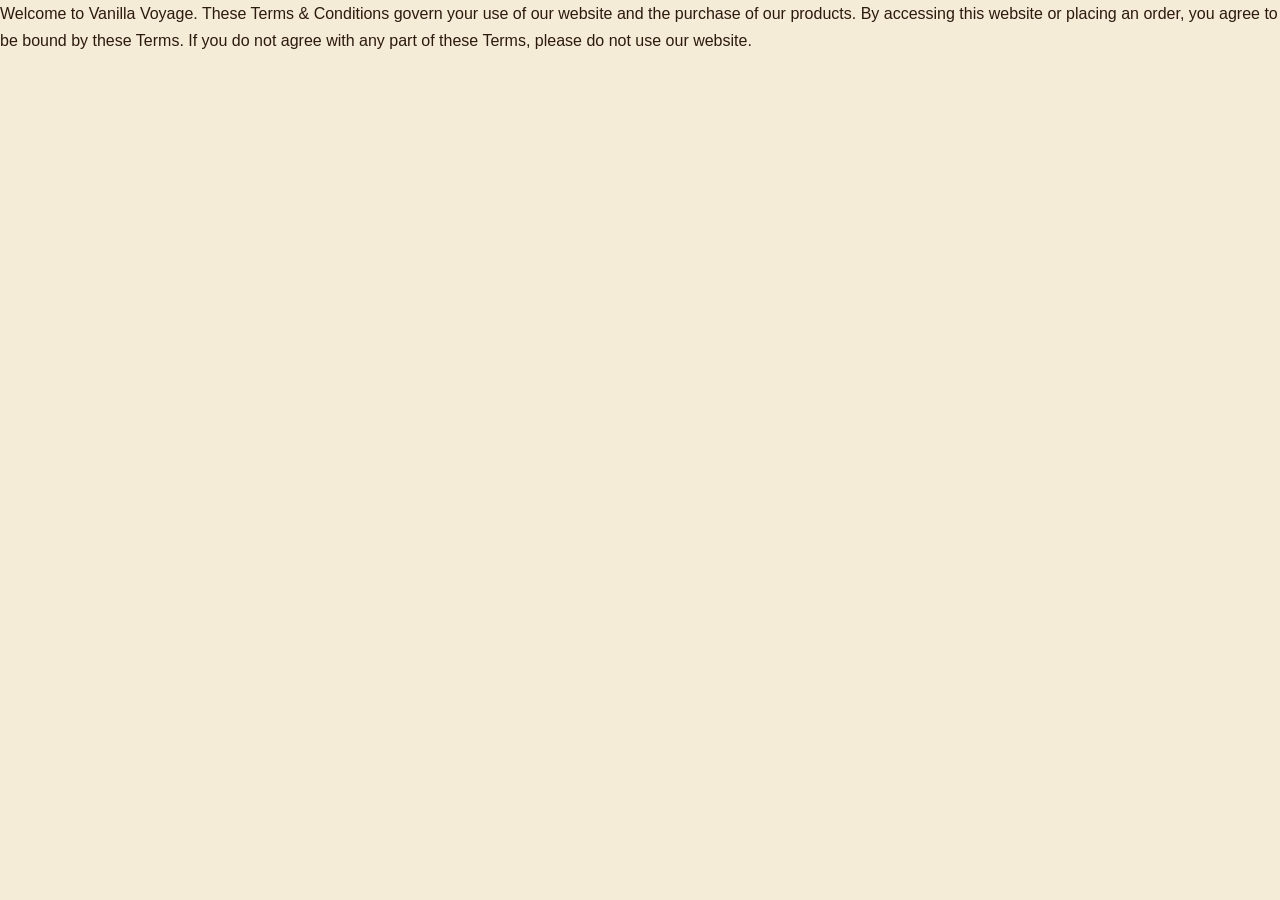
<file: shop/target/classes/static/terms&conditions.html>
<!DOCTYPE html>
<html lang="en">
<head>
    <meta charset="UTF-8">
    <title>Title</title>
    <link rel="stylesheet" href="css/style.css">
</head>
<body>
  <p class="text-info"> Welcome to Vanilla Voyage. These Terms & Conditions govern your use of our website and the purchase of our products. By accessing this website or placing an order, you agree to be bound by these Terms.

    If you do not agree with any part of these Terms, please do not use our website.</p>
</body>
</html>
</file>
<file: shop/target/classes/static/css/login-style.css>
/* ─── TOKENS ─────────────────────────────────────── */
    :root {
      --cream:     #F5ECD7;
      --vanilla:   #E8D5B7;
      --caramel:   #C9A87C;
      --mocha:     #8B5E3C;
      --espresso:  #2C1A0E;
      --sand:      #D4B896;
      --toffee:    #A67C52;
      --honey:     #E8C99A;
      --parchment: #F0E6D3;
 
      --font-display: 'Cormorant Garamond', Georgia, serif;
      --font-body:    'Jost', sans-serif;
    }
 
    *, *::before, *::after { box-sizing: border-box; margin: 0; padding: 0; }
    html, body { height: 100%; }
 
    body {
      font-family: var(--font-body);
      font-weight: 300;
      background: var(--espresso);
      color: var(--espresso);
      display: flex;
      min-height: 100vh;
    }
 
    /* ─── LEFT PANEL ─────────────────────────────────── */
    .left-panel {
      width: 45%;
      background: var(--espresso);
      display: flex;
      flex-direction: column;
      justify-content: space-between;
      padding: 3rem;
      position: relative;
      overflow: hidden;
    }
 
    /* Decorative rings */
    .left-panel::before {
      content: '';
      position: absolute;
      width: 500px; height: 500px;
      border-radius: 50%;
      border: 1px solid rgba(201,168,124,0.12);
      bottom: -150px; left: -150px;
    }
    .left-panel::after {
      content: '';
      position: absolute;
      width: 320px; height: 320px;
      border-radius: 50%;
      border: 1px solid rgba(201,168,124,0.08);
      bottom: -80px; left: -80px;
    }
 
    .left-logo {
      font-family: var(--font-display);
      font-size: 1.5rem;
      font-weight: 300;
      letter-spacing: 0.12em;
      color: var(--cream);
      text-decoration: none;
      position: relative;
      z-index: 1;
    }
    .left-logo span { color: var(--caramel); font-style: italic; }
 
    .left-content {
      position: relative;
      z-index: 1;
    }
    .left-content h2 {
      font-family: var(--font-display);
      font-size: clamp(2.5rem, 4vw, 3.5rem);
      font-weight: 300;
      color: var(--cream);
      line-height: 1.15;
      margin-bottom: 1.25rem;
    }
    .left-content h2 em {
      font-style: italic;
      color: var(--caramel);
    }
    .left-content p {
      font-size: 0.875rem;
      color: var(--sand);
      line-height: 1.8;
      max-width: 300px;
    }
 
    /* Small scent tags */
    .scent-tags {
      display: flex;
      flex-wrap: wrap;
      gap: 0.5rem;
      margin-top: 2rem;
    }
    .scent-tag {
      font-size: 0.65rem;
      letter-spacing: 0.15em;
      text-transform: uppercase;
      padding: 0.4rem 1rem;
      border: 1px solid rgba(201,168,124,0.25);
      border-radius: 100px;
      color: var(--caramel);
    }
 
    .left-footer {
      font-size: 0.7rem;
      letter-spacing: 0.08em;
      color: var(--mocha);
      position: relative;
      z-index: 1;
    }
 
    /* ─── RIGHT PANEL ─────────────────────────────────── */
    .right-panel {
      flex: 1;
      background: var(--cream);
      display: flex;
      align-items: center;
      justify-content: center;
      padding: 3rem 2rem;
      position: relative;
    }
 
    /* Subtle texture overlay */
    .right-panel::before {
      content: '';
      position: absolute;
      inset: 0;
      background: radial-gradient(ellipse at top right, var(--vanilla) 0%, transparent 60%);
      pointer-events: none;
    }
 
    .form-box {
      width: 100%;
      max-width: 420px;
      position: relative;
      z-index: 1;
    }
 
    /* ─── TABS ───────────────────────────────────────── */
    .tabs {
      display: flex;
      background: var(--vanilla);
      border-radius: 100px;
      padding: 4px;
      margin-bottom: 2.5rem;
    }
 
    .tab-btn {
      flex: 1;
      padding: 0.65rem;
      border: none;
      border-radius: 100px;
      font-family: var(--font-body);
      font-size: 0.72rem;
      font-weight: 500;
      letter-spacing: 0.15em;
      text-transform: uppercase;
      cursor: pointer;
      background: transparent;
      color: var(--mocha);
      transition: all 0.25s;
    }
    .tab-btn.active {
      background: var(--espresso);
      color: var(--cream);
    }
 
    /* ─── FORM HEADER ────────────────────────────────── */
    .form-header {
      margin-bottom: 2rem;
    }
    .form-header .eyebrow {
      font-size: 0.65rem;
      font-weight: 500;
      letter-spacing: 0.2em;
      text-transform: uppercase;
      color: var(--toffee);
      margin-bottom: 0.5rem;
    }
    .form-header h3 {
      font-family: var(--font-display);
      font-size: 2rem;
      font-weight: 400;
      color: var(--espresso);
      line-height: 1.2;
    }
 
    /* ─── GOOGLE BUTTON ──────────────────────────────── */
    .btn-google {
      width: 100%;
      display: flex;
      align-items: center;
      justify-content: center;
      gap: 0.75rem;
      padding: 0.85rem;
      background: white;
      border: 1.5px solid var(--sand);
      border-radius: 100px;
      font-family: var(--font-body);
      font-size: 0.8rem;
      font-weight: 400;
      letter-spacing: 0.05em;
      color: var(--espresso);
      cursor: pointer;
      transition: all 0.2s;
      margin-bottom: 1.5rem;
    }
    .btn-google:hover {
      border-color: var(--caramel);
      box-shadow: 0 4px 16px rgba(44,26,14,0.08);
    }
    .btn-google svg { flex-shrink: 0; }
 
    /* ─── DIVIDER ────────────────────────────────────── */
    .divider {
      display: flex;
      align-items: center;
      gap: 1rem;
      margin-bottom: 1.5rem;
    }
    .divider::before, .divider::after {
      content: '';
      flex: 1;
      height: 1px;
      background: var(--vanilla);
    }
    .divider span {
      font-size: 0.7rem;
      letter-spacing: 0.12em;
      text-transform: uppercase;
      color: var(--mocha);
      opacity: 0.6;
      white-space: nowrap;
    }
 
    /* ─── FIELDS ─────────────────────────────────────── */
    .field {
      margin-bottom: 1.1rem;
    }
    .field label {
      display: block;
      font-size: 0.7rem;
      font-weight: 500;
      letter-spacing: 0.12em;
      text-transform: uppercase;
      color: var(--mocha);
      margin-bottom: 0.45rem;
    }
    .field input {
      width: 100%;
      padding: 0.85rem 1.25rem;
      border: 1.5px solid var(--vanilla);
      border-radius: 10px;
      background: white;
      font-family: var(--font-body);
      font-size: 0.9rem;
      font-weight: 300;
      color: var(--espresso);
      outline: none;
      transition: border-color 0.2s, box-shadow 0.2s;
    }
    .field input:focus {
      border-color: var(--caramel);
      box-shadow: 0 0 0 3px rgba(201,168,124,0.12);
    }
    .field input::placeholder { color: var(--sand); }
 
    /* Name fields side by side */
    .field-row {
      display: grid;
      grid-template-columns: 1fr 1fr;
      gap: 0.75rem;
    }
 
    /* ─── FORGOT ─────────────────────────────────────── */
    .forgot {
      text-align: right;
      margin-top: -0.6rem;
      margin-bottom: 1.1rem;
    }
    .forgot a {
      font-size: 0.75rem;
      color: var(--toffee);
      text-decoration: none;
      transition: color 0.2s;
    }
    .forgot a:hover { color: var(--mocha); }
 
    /* ─── SUBMIT BUTTON ──────────────────────────────── */
    .btn-submit {
      width: 100%;
      padding: 1rem;
      background: var(--espresso);
      color: var(--cream);
      border: none;
      border-radius: 100px;
      font-family: var(--font-body);
      font-size: 0.75rem;
      font-weight: 500;
      letter-spacing: 0.18em;
      text-transform: uppercase;
      cursor: pointer;
      transition: all 0.25s;
      margin-top: 0.5rem;
    }
    .btn-submit:hover {
      background: var(--mocha);
      transform: translateY(-1px);
      box-shadow: 0 8px 24px rgba(44,26,14,0.2);
    }
 
    /* ─── TERMS ──────────────────────────────────────── */
    .terms {
      margin-top: 1.25rem;
      font-size: 0.72rem;
      color: var(--mocha);
      text-align: center;
      line-height: 1.6;
      opacity: 0.7;
    }
    .terms a { color: var(--toffee); text-decoration: none; }
    .terms a:hover { text-decoration: underline; }
 
    /* ─── PANEL SWITCH ANIMATION ─────────────────────── */
    .form-panel { display: none; }
    .form-panel.active { display: block; animation: fadeUp 0.3s ease; }
 
    @keyframes fadeUp {
      from { opacity: 0; transform: translateY(10px); }
      to   { opacity: 1; transform: translateY(0); }
    }
 
    /* ─── RESPONSIVE ─────────────────────────────────── */
    @media (max-width: 768px) {
      body { flex-direction: column; }
      .left-panel { width: 100%; padding: 2rem; min-height: auto; }
      .left-content h2 { font-size: 2rem; }
      .left-content p, .scent-tags, .left-footer { display: none; }
      .left-panel::before, .left-panel::after { display: none; }
      .right-panel { padding: 2rem 1.5rem; }
    }
</file>
<file: shop/target/classes/static/css/style.css>
/* ─── COLOR TOKENS ──────────────────────────────────── */
    :root {
      --cream:      #F5ECD7;
      --vanilla:    #E8D5B7;
      --caramel:    #C9A87C;
      --mocha:      #8B5E3C;
      --espresso:   #2C1A0E;
 
      --sand:       #D4B896;
      --toffee:     #A67C52;
      --honey:      #E8C99A;
      --parchment:  #F0E6D3;
 
      /* Typography */
      --font-display: 'Cormorant Garamond', Georgia, serif;
      --font-body:    'Jost', sans-serif;
 
      /* Spacing scale */
      --space-xs:  0.5rem;
      --space-sm:  1rem;
      --space-md:  2rem;
      --space-lg:  4rem;
      --space-xl:  8rem;
 
      /* Layout */
      --max-width: 1200px;
      --radius-sm: 4px;
      --radius-md: 10px;
      --radius-lg: 18px;
    }
 
    /* ─── RESET ─────────────────────────────────────────── */
    *, *::before, *::after { box-sizing: border-box; margin: 0; padding: 0; }
    html { scroll-behavior: smooth; }
    body {
      background: var(--cream);
      color: var(--espresso);
      font-family: var(--font-body);
      font-weight: 300;
      line-height: 1.7;
      font-size: 16px;
    }
    img { display: block; max-width: 100%; }
    a { color: inherit; text-decoration: none; }
 
    /* ─── TYPOGRAPHY ─────────────────────────────────────── */
    h1, h2, h3, h4 {
      font-family: var(--font-display);
      font-weight: 400;
      line-height: 1.2;
    }
    h1 { font-size: clamp(3rem, 7vw, 6rem); }
    h2 { font-size: clamp(2rem, 4vw, 3.5rem); }
    h3 { font-size: clamp(1.25rem, 2vw, 1.75rem); }
 
    .eyebrow {
      font-family: var(--font-body);
      font-size: 0.7rem;
      font-weight: 500;
      letter-spacing: 0.2em;
      text-transform: uppercase;
      color: var(--toffee);
    }
 
    /* ─── LAYOUT HELPERS ─────────────────────────────────── */
    .container {
      max-width: var(--max-width);
      margin: 0 auto;
      padding: 0 var(--space-md);
    }
 
    /* ─── NAVIGATION ─────────────────────────────────────── */
    nav {
      position: fixed;
      top: 0; left: 0; right: 0;
      z-index: 100;
      background: var(--espresso);
      padding: 1.25rem var(--space-md);
      display: flex;
      align-items: center;
      justify-content: space-between;
    }
 
    .nav-logo {
      font-family: var(--font-display);
      font-size: 1.4rem;
      font-weight: 300;
      letter-spacing: 0.12em;
      color: var(--cream);
    }
    .nav-logo span {
      color: var(--caramel);
      font-style: italic;
    }
 
    .nav-links {
      display: flex;
      gap: var(--space-md);
      list-style: none;
    }
    .nav-links a {
      font-size: 0.75rem;
      font-weight: 400;
      letter-spacing: 0.15em;
      text-transform: uppercase;
      color: var(--vanilla);
      transition: color 0.2s;
    }
    .nav-links a:hover { color: var(--caramel); }
 
    .nav-cta {
      background: var(--caramel);
      color: var(--espresso) !important;
      padding: 0.5rem 1.25rem;
      border-radius: 100px;
    }
    .nav-cta:hover { background: var(--honey) !important; color: var(--espresso) !important; }
 
    /* ─── HERO ───────────────────────────────────────────── */
    .hero {
      min-height: 100vh;
      background: var(--espresso);
      display: flex;
      align-items: center;
      padding-top: 80px; /* nav height */
      position: relative;
      overflow: hidden;
    }
 
    /* Subtle decorative circle */
    .hero::before {
      content: '';
      position: absolute;
      width: 600px; height: 600px;
      border-radius: 50%;
      border: 1px solid rgba(201,168,124,0.15);
      right: -100px; top: 50%;
      transform: translateY(-50%);
    }
    .hero::after {
      content: '';
      position: absolute;
      width: 400px; height: 400px;
      border-radius: 50%;
      border: 1px solid rgba(201,168,124,0.1);
      right: 0px; top: 50%;
      transform: translateY(-50%);
    }
 
    .hero-inner {
      display: grid;
      grid-template-columns: 1fr 1fr;
      gap: var(--space-lg);
      align-items: center;
      width: 100%;
    }
 
    .hero-text .eyebrow { margin-bottom: var(--space-sm); }
 
    .hero-text h1 {
      color: var(--cream);
      margin-bottom: var(--space-sm);
    }
    .hero-text h1 em {
      font-style: italic;
      color: var(--caramel);
    }
 
    .hero-text p {
      color: var(--sand);
      max-width: 420px;
      margin-bottom: var(--space-md);
      font-size: 1rem;
    }
 
    .hero-actions {
      display: flex;
      gap: var(--space-sm);
      align-items: center;
    }
 
    .hero-image {
      display: flex;
      justify-content: center;
      align-items: center;
    }
 
    /* Placeholder bottle silhouette — replace with <img> */
    .bottle-placeholder {
      width: 200px;
      height: 320px;
      border-radius: 60px 60px 30px 30px;
      background: linear-gradient(160deg, var(--caramel), var(--mocha));
      opacity: 0.5;
      position: relative;
    }
    .bottle-placeholder::before {
      content: '';
      position: absolute;
      top: -30px; left: 50%; transform: translateX(-50%);
      width: 50px; height: 40px;
      background: var(--mocha);
      border-radius: 8px 8px 0 0;
      opacity: 0.6;
    }
 
    /* ─── BUTTONS ─────────────────────────────────────────── */
    .btn {
      display: inline-block;
      padding: 0.85rem 2.25rem;
      border-radius: 100px;
      font-family: var(--font-body);
      font-size: 0.75rem;
      font-weight: 500;
      letter-spacing: 0.15em;
      text-transform: uppercase;
      cursor: pointer;
      border: none;
      transition: all 0.25s;
    }
 
    .btn-primary {
      background: var(--caramel);
      color: var(--espresso);
    }
    .btn-primary:hover {
      background: var(--honey);
      transform: translateY(-1px);
    }
 
    .btn-outline {
      background: transparent;
      color: var(--cream);
      border: 1px solid var(--sand);
    }
    .btn-outline:hover {
      border-color: var(--caramel);
      color: var(--caramel);
    }
 
    .btn-dark {
      background: var(--espresso);
      color: var(--cream);
    }
    .btn-dark:hover {
      background: var(--mocha);
    }
 
    /* ─── SECTION BASE ───────────────────────────────────── */
    section {
      padding: var(--space-xl) 0;
    }
 
    .section-header {
      text-align: center;
      margin-bottom: var(--space-lg);
    }
    .section-header .eyebrow { margin-bottom: var(--space-xs); }
    .section-header h2 { margin-bottom: var(--space-sm); }
    .section-header p {
      color: var(--mocha);
      max-width: 500px;
      margin: 0 auto;
    }
 
    /* ─── FEATURED SCENTS ────────────────────────────────── */
      .scents { background: var(--parchment); }
 
    .scents-grid {
      display: grid;
      grid-template-columns: repeat(3, 1fr);
      gap: var(--space-sm);
    }
 
    .scents-more {
      text-align: center;
      margin-top: var(--space-lg);
    }
    .scents-more p {
      font-size: 0.875rem;
      color: var(--mocha);
      margin-bottom: var(--space-sm);
    }
    .btn-outline-dark {
      background: transparent;
      color: var(--espresso);
      border: 1.5px solid var(--caramel);
      padding: 0.9rem 2.75rem;
      font-size: 0.75rem;
      letter-spacing: 0.18em;
    }
    .btn-outline-dark:hover {
      background: var(--espresso);
      color: var(--cream);
      border-color: var(--espresso);
      transform: translateY(-1px);
    }
 
    .scent-card {
      background: var(--cream);
      border: 1px solid var(--vanilla);
      border-radius: var(--radius-lg);
      padding: var(--space-md);
      transition: transform 0.25s, box-shadow 0.25s;
    }
    .scent-card:hover {
      transform: translateY(-4px);
      box-shadow: 0 16px 40px rgba(44,26,14,0.12);
    }
 
    .scent-badge {
      display: inline-block;
      font-size: 0.65rem;
      font-weight: 500;
      letter-spacing: 0.12em;
      text-transform: uppercase;
      padding: 0.3rem 0.85rem;
      border-radius: 100px;
      margin-bottom: var(--space-sm);
    }
    .badge-new    { background: var(--honey);   color: var(--mocha); }
    .badge-best   { background: var(--espresso); color: var(--cream); }
    .badge-limit  { background: var(--vanilla);  color: var(--mocha); }
    ․badge-super  { background: var(--mocha); color: var(--honey); }

    .scent-img-placeholder {
      width: 100%;
      height: 200px;
      background: var(--vanilla);
      border-radius: var(--radius-md);
      margin-bottom: var(--space-sm);
      display: flex;
      align-items: center;
      justify-content: center;
      color: var(--sand);
      font-size: 0.75rem;
      letter-spacing: 0.1em;
      text-transform: uppercase;
    }
 
    .scent-card h3 { margin-bottom: 0.25rem; }
    .scent-card .notes {
      font-size: 0.8rem;
      color: var(--toffee);
      margin-bottom: var(--space-sm);
    }
 
    .scent-footer {
      display: flex;
      justify-content: space-between;
      align-items: center;
      margin-top: var(--space-sm);
      padding-top: var(--space-sm);
      border-top: 1px solid var(--vanilla);
    }
    .price {
      font-family: var(--font-display);
      font-size: 1.4rem;
      color: var(--espresso);
    }
    /* ─── ABOUT STRIP ─────────────────────────────────────── */
    .about { background: var(--espresso); }
    .about-inner {
      display: grid;
      grid-template-columns: 1fr 1fr;
      gap: var(--space-lg);
      align-items: center;
    }
 
    .about-img-placeholder {
      aspect-ratio: 4/5;
      background: var(--mocha);
      border-radius: var(--radius-lg);
      opacity: 0.6;
    }
 
    .about-text .eyebrow { color: var(--caramel); }
    .about-text h2 { color: var(--cream); margin: var(--space-xs) 0 var(--space-sm); }
    .about-text p  { color: var(--sand); margin-bottom: var(--space-sm); }
 
    /* ─── STATS ROW ───────────────────────────────────────── */
    .stats {
      background: var(--vanilla);
      padding: var(--space-lg) 0;
    }
    .stats-grid {
      display: grid;
      grid-template-columns: repeat(4, 1fr);
      gap: var(--space-sm);
      text-align: center;
    }
    .stat-number {
      font-family: var(--font-display);
      font-size: 3rem;
      font-weight: 300;
      color: var(--espresso);
      line-height: 1;
      margin-bottom: 0.25rem;
    }
    .stat-label {
      font-size: 0.75rem;
      letter-spacing: 0.12em;
      text-transform: uppercase;
      color: var(--mocha);
    }
 
    /* ─── NEWSLETTER ─────────────────────────────────────── */
    .newsletter { background: var(--cream); text-align: center; }
    .newsletter h2 { margin: var(--space-xs) 0 var(--space-sm); }
    .newsletter p { color: var(--mocha); max-width: 440px; margin: 0 auto var(--space-md); }
 
    .newsletter-form {
      display: flex;
      gap: var(--space-xs);
      max-width: 480px;
      margin: 0 auto;
    }
    .newsletter-form input {
      flex: 1;
      padding: 0.85rem 1.25rem;
      border: 1px solid var(--sand);
      border-radius: 100px;
      background: var(--parchment);
      font-family: var(--font-body);
      font-size: 0.875rem;
      color: var(--espresso);
      outline: none;
    }
    .newsletter-form input:focus { border-color: var(--caramel); }
    .newsletter-form input::placeholder { color: var(--mocha); opacity: 0.6; }
 
    /* ─── FOOTER ─────────────────────────────────────────── */
    footer {
      background: var(--espresso);
      padding: var(--space-lg) 0 var(--space-md);
      color: var(--sand);
    }
    .footer-inner {
      display: grid;
      grid-template-columns: 2fr 1fr 1fr 1fr;
      gap: var(--space-md);
      margin-bottom: var(--space-lg);
    }
    .footer-brand .nav-logo { margin-bottom: var(--space-sm); }
    .footer-brand p { font-size: 0.875rem; max-width: 240px; opacity: 0.7; }
 
    .footer-col h4 {
      font-family: var(--font-body);
      font-size: 0.7rem;
      font-weight: 500;
      letter-spacing: 0.2em;
      text-transform: uppercase;
      color: var(--caramel);
      margin-bottom: var(--space-sm);
    }
    .footer-col ul { list-style: none; }
    .footer-col li { margin-bottom: 0.5rem; }
    .footer-col a { font-size: 0.875rem; opacity: 0.7; transition: opacity 0.2s; }
    .footer-col a:hover { opacity: 1; }
 
    .footer-bottom {
      border-top: 1px solid rgba(201,168,124,0.15);
      padding-top: var(--space-sm);
      display: flex;
      justify-content: space-between;
      font-size: 0.75rem;
      opacity: 0.5;
    }
 
    /* ─── RESPONSIVE ─────────────────────────────────────── */
    @media (max-width: 768px) {
      .hero-inner       { grid-template-columns: 1fr; text-align: center; }
      .hero-image       { display: none; }
      .hero-actions     { justify-content: center; flex-wrap: wrap; }
      .about-inner      { grid-template-columns: 1fr; }
      .about-img-placeholder { display: none; }
      .stats-grid       { grid-template-columns: repeat(2, 1fr); gap: 2rem; }
      .footer-inner     { grid-template-columns: 1fr 1fr; }
      .nav-links        { display: none; }
      .newsletter-form  { flex-direction: column; }
    }
    .hero-login{
      background-color: var(--espresso);
    }
    .hero-text-login {
      color: var(--cream);
      margin-bottom: var(--space-sm);
      align-items: center;
    }
    .login-container{
      padding-left: 235px;
      padding-top: 25px;
      height: 1000px;
      width: 750px;
      background-color: var(--vanilla);
      
      border-radius: 50px;
      margin-left: 250px;
    }
    .eyebrow-login {
      color: var(--espresso);
      font-size: 24px;
    }
    /* #login-h1{
      color: var(--espresso);
      font-size: 48px;
      padding-right: 170px; 
    }*/
    .login-container::before {
      content: '';
      position: absolute;
      width: 750px; height: 750px;
      border-radius: 50%;
      border: 1px solid #2C1A0E;
      right: -100px; top: 50%;
      transform: translateY(-50%);
      transform: translateX(-50%);
    }
    .login-container::after {
      content: '';
      position: absolute;
      width: 500px; height: 500px;
      border-radius: 50%;
      border: 1px solid #2C1A0E;
      right: 0px; top: 50%;
      transform: translateY(-50%);
      transform: translateX(-50%);
    }
/* ── Language Switcher ─────────────────────── */
.lang-switcher {
  display: flex;
  align-items: center;
  gap: 2px;
  background: rgba(255,255,255,0.08);
  border: 1px solid rgba(201,169,110,0.25);
  border-radius: 6px;
  padding: 3px;
  margin-left: 8px;
}
.lang-btn {
  background: none;
  border: none;
  cursor: pointer;
  font-family: 'Jost', sans-serif;
  font-size: 0.72rem;
  font-weight: 500;
  letter-spacing: 0.05em;
  color: #8b6f4e;
  padding: 4px 8px;
  border-radius: 4px;
  transition: background 0.2s, color 0.2s;
  line-height: 1;
}
.lang-btn:hover { background: rgba(201,169,110,0.15); color: #5a3e2b; }
.lang-btn.active {
  background: #c9a96e;
  color: #fff;
}
</file>
